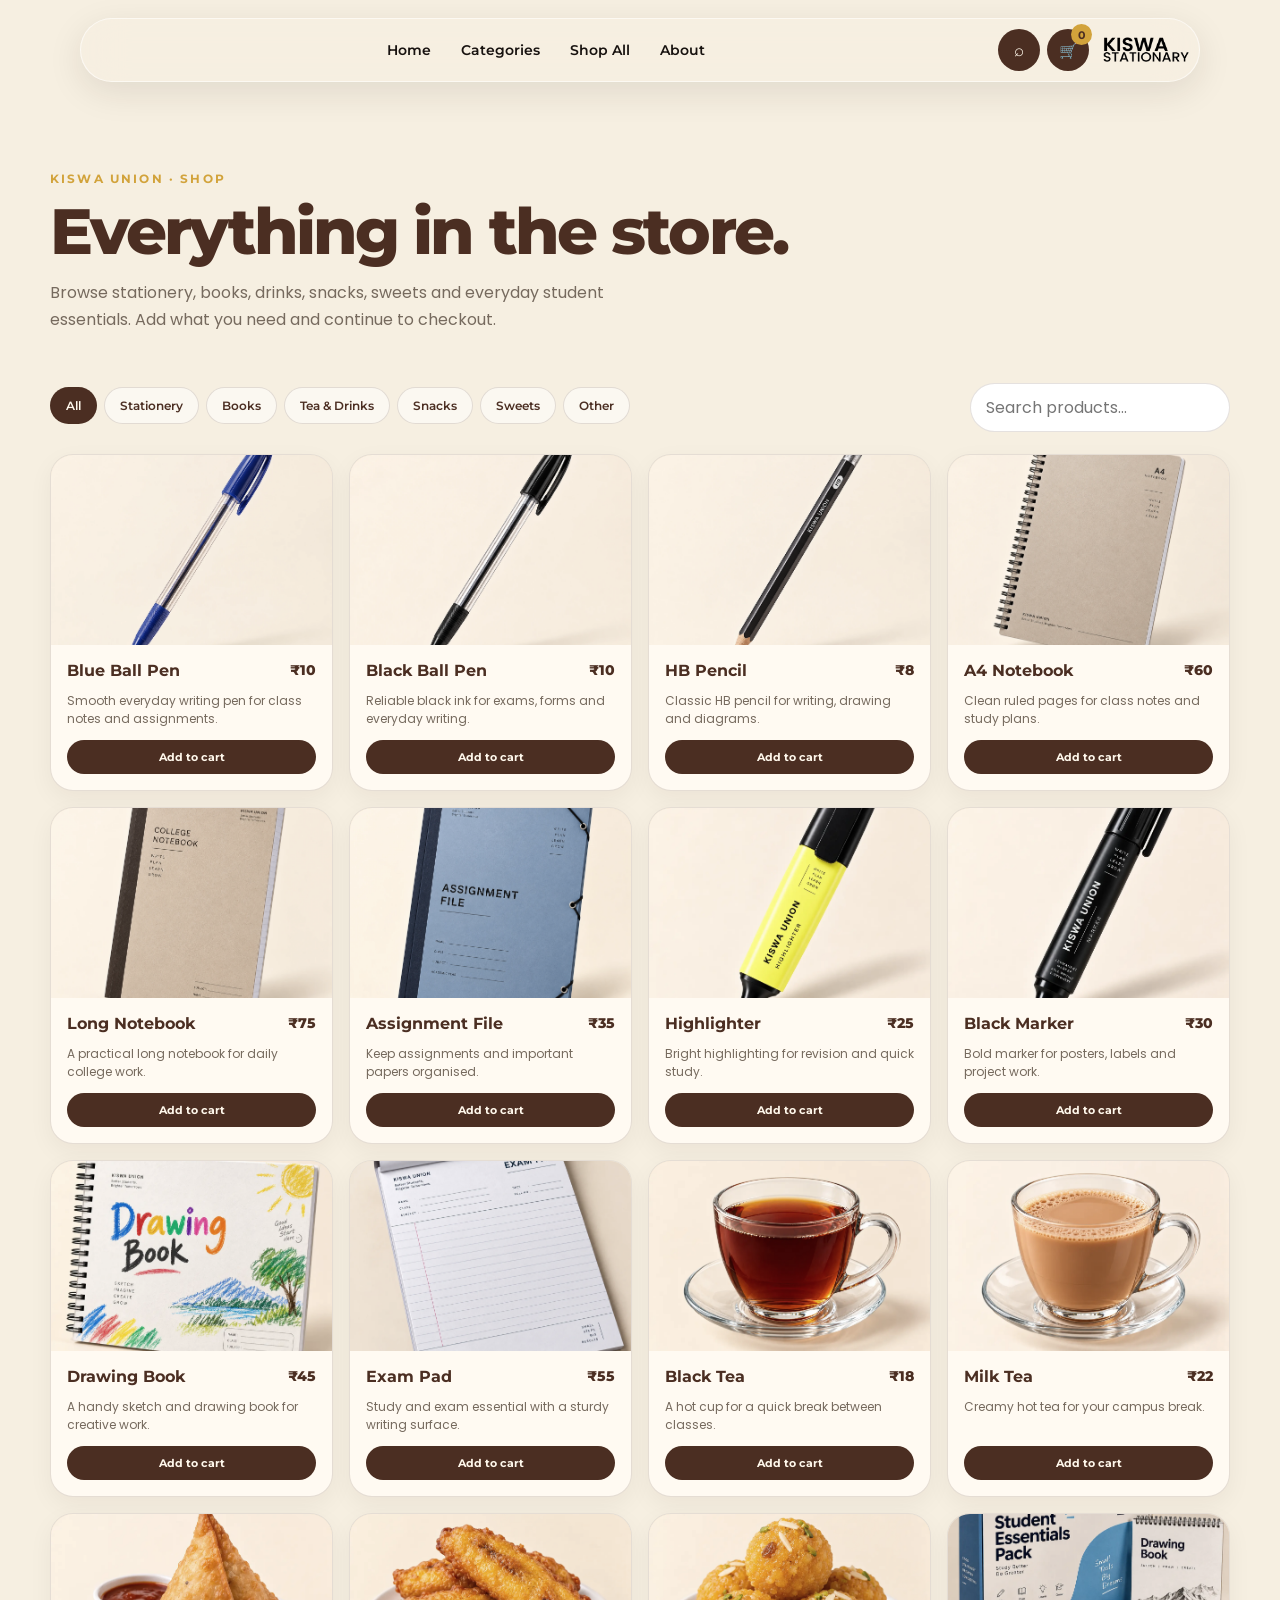
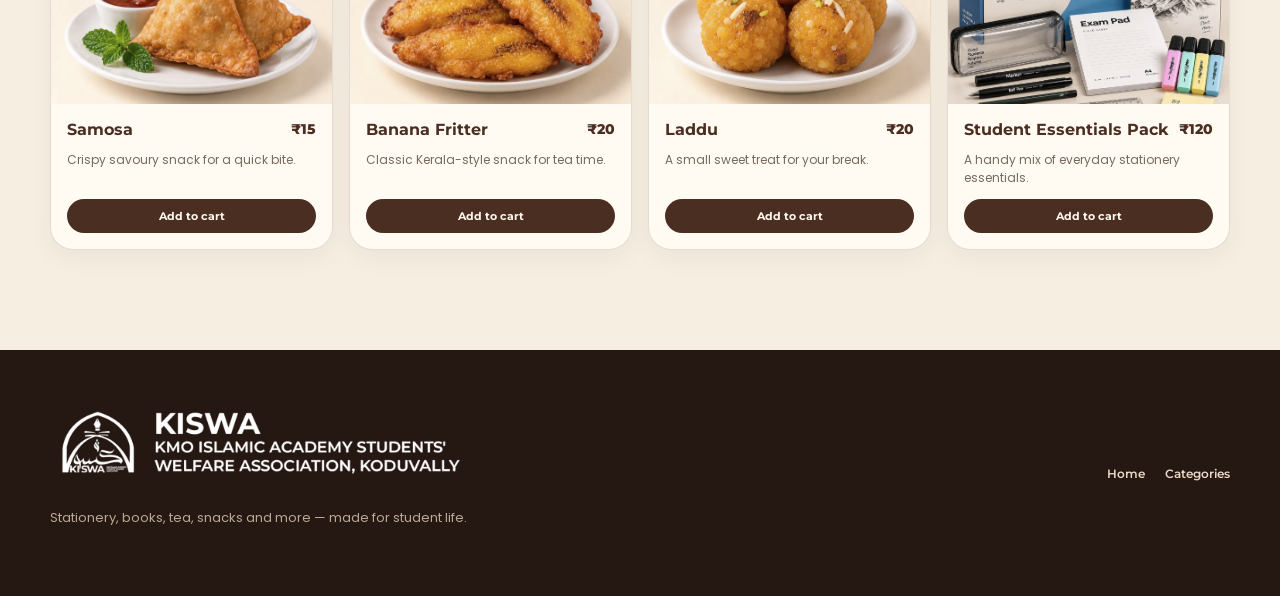
<file: store.html>
<!DOCTYPE html>
<html lang="en">
<head>
  <meta charset="UTF-8">
  <meta name="viewport" content="width=device-width, initial-scale=1.0">

  <link rel="icon" type="image/png" href="assets/images/kiswa on.png">

  <title>Shop All — Kiswa Union</title>

  <link rel="preconnect" href="https://fonts.googleapis.com">
  <link rel="preconnect" href="https://fonts.gstatic.com" crossorigin>

  <link href="https://fonts.googleapis.com/css2?family=Montserrat:wght@500;600;700;800&family=Poppins:wght@400;500;600;700&display=swap" rel="stylesheet">

  <link rel="stylesheet" href="style.css">
</head>

<body>

<header class="site-header">

  <a class="brand" href="index.html" aria-label="Kiswa Union">
    <img src="assets/logo.png" alt="Kiswa Union">
  </a>

  <nav class="nav-links" id="storeNav">
    <a href="index.html">Home</a>
    <a href="index.html#categories">Categories</a>
    <a href="store.html">Shop All</a>
    <a href="index.html#about">About</a>
  </nav>

  <div class="header-actions">
    <button class="icon-btn" id="storeSearch">⌕</button>

    <button class="icon-btn cart-btn" id="storeCart">
      🛒
      <span id="storeCartCount">0</span>
    </button>

    <button class="menu-toggle" id="storeMenu">☰</button>
  </div>

</header>


<main style="padding-top:120px">

  <section class="section" style="padding-top:45px">

    <span class="kicker">KISWA UNION · SHOP</span>

    <div class="section-head">
      <div>
        <h2>Everything in the store.</h2>

        <p style="max-width:620px;color:var(--muted);line-height:1.7">
          Browse stationery, books, drinks, snacks, sweets and everyday student essentials.
          Add what you need and continue to checkout.
        </p>
      </div>
    </div>


    <div class="menu-toolbar">

      <div class="category-tabs" id="storeTabs">
        <button class="active" data-cat="all">All</button>
        <button data-cat="stationery">Stationery</button>
        <button data-cat="books">Books</button>
        <button data-cat="tea">Tea & Drinks</button>
        <button data-cat="snacks">Snacks</button>
        <button data-cat="sweet">Sweets</button>
        <button data-cat="other">Other</button>
      </div>

      <input
        id="storeSearchInput"
        style="max-width:260px;padding:11px 15px;border:1px solid var(--line);border-radius:999px;background:#fff;outline:none"
        placeholder="Search products..."
      >

    </div>


    <div class="menu-grid" id="storeGrid"></div>

  </section>

</main>


<footer class="footer">

  <div class="footer-brand">

    <img src="assets/kiswa logo.png" alt="Kiswa Union">

    <p>
      Stationery, books, tea, snacks and more — made for student life.
    </p>

  </div>

  <div class="footer-links">
    <a href="index.html">Home</a>
    <a href="index.html#categories">Categories</a>
  </div>

</footer>


<script>

const DEFAULT_PRODUCTS = [

  {
    id: 1,
    name: "Blue Ball Pen",
    cat: "stationery",
    price: 10,
    desc: "Smooth everyday writing pen for class notes and assignments.",
    img: "assets/images/Blue Ball Pen.webp"
  },

  {
    id: 2,
    name: "Black Ball Pen",
    cat: "stationery",
    price: 10,
    desc: "Reliable black ink for exams, forms and everyday writing.",
    img: "assets/images/Black Ball Pen.webp"
  },

  {
    id: 3,
    name: "HB Pencil",
    cat: "stationery",
    price: 8,
    desc: "Classic HB pencil for writing, drawing and diagrams.",
    img: "assets/images/HB Pencil.webp"
  },

  {
    id: 4,
    name: "A4 Notebook",
    cat: "books",
    price: 60,
    desc: "Clean ruled pages for class notes and study plans.",
    img: "assets/images/A4 Notebook.webp"
  },

  {
    id: 5,
    name: "Long Notebook",
    cat: "books",
    price: 75,
    desc: "A practical long notebook for daily college work.",
    img: "assets/images/Long Notebook.webp"
  },

  {
    id: 6,
    name: "Assignment File",
    cat: "stationery",
    price: 35,
    desc: "Keep assignments and important papers organised.",
    img: "assets/images/Assignment File.webp"
  },

  {
    id: 7,
    name: "Highlighter",
    cat: "stationery",
    price: 25,
    desc: "Bright highlighting for revision and quick study.",
    img: "assets/images/Highlighter.webp"
  },

  {
    id: 8,
    name: "Black Marker",
    cat: "stationery",
    price: 30,
    desc: "Bold marker for posters, labels and project work.",
    img: "assets/images/Black Marker.webp"
  },

  {
    id: 9,
    name: "Drawing Book",
    cat: "books",
    price: 45,
    desc: "A handy sketch and drawing book for creative work.",
    img: "assets/images/Drawing Book.webp"
  },

  {
    id: 10,
    name: "Exam Pad",
    cat: "stationery",
    price: 55,
    desc: "Study and exam essential with a sturdy writing surface.",
    img: "assets/images/Exam Pad.webp"
  },

  {
    id: 11,
    name: "Black Tea",
    cat: "tea",
    price: 18,
    desc: "A hot cup for a quick break between classes.",
    img: "assets/images/Black Tea.webp"
  },

  {
    id: 12,
    name: "Milk Tea",
    cat: "tea",
    price: 22,
    desc: "Creamy hot tea for your campus break.",
    img: "assets/images/Milk Tea.webp"
  },

  {
    id: 13,
    name: "Samosa",
    cat: "snacks",
    price: 15,
    desc: "Crispy savoury snack for a quick bite.",
    img: "assets/images/Samosa.webp"
  },

  {
    id: 14,
    name: "Banana Fritter",
    cat: "snacks",
    price: 20,
    desc: "Classic Kerala-style snack for tea time.",
    img: "assets/images/Banana Fry.webp"
  },

  {
    id: 15,
    name: "Laddu",
    cat: "sweet",
    price: 20,
    desc: "A small sweet treat for your break.",
    img: "assets/images/Laddu.webp"
  },

  {
    id: 16,
    name: "Student Essentials Pack",
    cat: "other",
    price: 120,
    desc: "A handy mix of everyday stationery essentials.",
    img: "assets/images/Student Essentials Pack.webp"
  }

];


// Load saved products if they exist.
// If old saved products contain the previous hero image,
// automatically replace them with the correct product images.

const savedProducts =
  JSON.parse(localStorage.getItem("kiswaUnionProducts") || "null");

const products = savedProducts
  ? DEFAULT_PRODUCTS.map(defaultProduct => {

      const saved = savedProducts.find(
        p => Number(p.id) === Number(defaultProduct.id)
      );

      if (!saved) return defaultProduct;

      return {
        ...defaultProduct,
        ...saved,
        img:
          !saved.img ||
          saved.img.includes("kiswa-hero") ||
          saved.img.includes("kiswa-hero.png")
            ? defaultProduct.img
            : saved.img
      };

    })
  : DEFAULT_PRODUCTS;


let cat =
  new URLSearchParams(location.search).get("cat") || "all";


const grid =
  document.querySelector("#storeGrid");


function money(n) {
  return "₹" + Number(n).toLocaleString("en-IN");
}


function render() {

  const q =
    (document.querySelector("#storeSearchInput").value || "")
      .toLowerCase();

  const list =
    products.filter(p =>
      (cat === "all" || p.cat === cat) &&
      (`${p.name} ${p.desc}`)
        .toLowerCase()
        .includes(q)
    );


  grid.innerHTML =
    list.map(p => `

      <article class="menu-card">

        <div class="card-img">

          <img
            src="${p.img}"
            alt="${p.name}"
          >

        </div>


        <div class="card-body">

          <div class="card-top">

            <h3>${p.name}</h3>

            <span class="price">
              ${money(p.price)}
            </span>

          </div>


          <p>
            ${p.desc}
          </p>


          <div class="card-actions">

            <button
              class="add-btn"
              data-add="${p.id}"
            >
              Add to cart
            </button>

          </div>

        </div>

      </article>

    `).join("")


    || '<div class="empty-state">No products found.</div>';

}


grid.addEventListener("click", e => {

  const b =
    e.target.closest("[data-add]");

  if (!b) return;


  const p =
    products.find(
      x => x.id == b.dataset.add
    );

  if (!p) return;


  let cart =
    JSON.parse(
      localStorage.getItem("kiswaUnionCart") || "[]"
    );


  const i =
    cart.find(x => x.id === p.id);


  if (i) {

    i.qty++;

  } else {

    cart.push({
      ...p,
      qty: 1
    });

  }


  localStorage.setItem(
    "kiswaUnionCart",
    JSON.stringify(cart)
  );


  updateCount();


  b.textContent = "Added ✓";


  setTimeout(
    () => b.textContent = "Add to cart",
    900
  );

});


function updateCount() {

  const c =
    JSON.parse(
      localStorage.getItem("kiswaUnionCart") || "[]"
    )
    .reduce(
      (s, i) => s + i.qty,
      0
    );


  document.querySelector(
    "#storeCartCount"
  ).textContent = c;

}


document
  .querySelector("#storeSearchInput")
  .addEventListener(
    "input",
    render
  );


document
  .querySelector("#storeTabs")
  .addEventListener("click", e => {

    const b =
      e.target.closest("[data-cat]");

    if (!b) return;


    cat = b.dataset.cat;


    document
      .querySelectorAll("#storeTabs button")
      .forEach(x =>
        x.classList.toggle(
          "active",
          x === b
        )
      );


    render();

  });


document.querySelector("#storeCart").onclick =
  () => location.href = "index.html#cart";


document.querySelector("#storeMenu").onclick =
  () =>
    document
      .querySelector("#storeNav")
      .classList.toggle("show");


window.addEventListener("scroll", () =>
  document
    .querySelector(".site-header")
    .classList.toggle(
      "scrolled",
      scrollY > 50
    )
);


updateCount();
render();

</script>

</body>
</html>
</file>
<file: style.css>
@import url('https://fonts.googleapis.com/css2?family=Montserrat:wght@500;600;700;800&family=Poppins:wght@400;500;600;700&display=swap');
:root{--bg:#f6efe1;--paper:#fffaf2;--ink:#17120f;--muted:#766a5e;--brown:#4b2e22;--brown2:#251711;--gold:#d2a33b;--green:#63705a;--line:rgba(75,46,34,.14);--shadow:0 24px 70px rgba(45,28,20,.13);--radius:28px}
*{box-sizing:border-box}html{scroll-behavior:smooth}body{margin:0;background:var(--bg);color:var(--ink);font-family:Poppins,Arial,sans-serif;overflow-x:hidden}body.locked{overflow:hidden}img{max-width:100%;display:block}button,a,input,select,textarea{font:inherit}button,a{cursor:pointer;-webkit-tap-highlight-color:transparent}a{text-decoration:none;color:inherit}button{border:0}.malli{font-family:Poppins,sans-serif}.loader{position:fixed;inset:0;z-index:9999;background:var(--brown2);color:#fff7e7;display:grid;place-items:center;align-content:center;gap:13px;transition:.6s}.loader.hide{opacity:0;visibility:hidden}.loader-mark{font-family:Montserrat;font-weight:800;font-size:46px;letter-spacing:-3px}.loader-line{width:100px;height:3px;background:var(--gold);border-radius:20px}.loader p{font-family:Montserrat;font-weight:600;margin:0}
.site-header{position:fixed;z-index:50;top:18px;left:50%;transform:translateX(-50%);width:min(1120px,calc(100% - 36px));display:flex;align-items:center;gap:14px;padding:7px 10px 7px 16px;background:rgba(247,239,225,.60);border:1px solid rgba(255,255,255,.58);backdrop-filter:blur(22px);-webkit-backdrop-filter:blur(22px);border-radius:999px;box-shadow:0 10px 35px rgba(40,25,17,.10);transition:.35s ease}.site-header.scrolled{top:9px;width:min(970px,calc(100% - 56px));padding:5px 8px 5px 13px;background:rgba(247,239,225,.42);box-shadow:0 7px 26px rgba(40,25,17,.08)}.brand{width:86px;flex:0 0 86px;order:3;margin-left:auto}.brand img{width:100%;height:48px;object-fit:contain}.site-header.scrolled .brand{width:72px;flex-basis:72px}.site-header.scrolled .brand img{height:40px}.nav-links{display:flex;align-items:center;justify-content:center;gap:2px;flex:1;order:1;margin-left:10px}.nav-links a{padding:9px 14px;border-radius:999px;font-family:Montserrat;font-size:14px;font-weight:600;white-space:nowrap;transition:.25s}.nav-links a:hover{background:rgba(75,46,34,.10)}.site-header.scrolled .nav-links a{padding:7px 12px;font-size:13px}.header-actions{display:flex;align-items:center;gap:7px;order:2;flex:0 0 auto}.icon-btn,.menu-toggle{width:42px;height:42px;border-radius:50%;display:grid;place-items:center;background:var(--brown);color:#fff8eb;font-size:17px;position:relative}.cart-btn{font-size:15px}.cart-btn span{position:absolute;right:-3px;top:-5px;width:21px;height:21px;border-radius:50%;display:grid;place-items:center;background:var(--gold);color:var(--brown);font:700 11px Montserrat}.menu-toggle{display:none;background:rgba(75,46,34,.12);color:var(--brown)}
.hero{min-height:780px;position:relative;display:grid;align-items:end;overflow:hidden}.hero-image{position:absolute;inset:0;background:url('assets/images/kiswa-hero.png') center/cover no-repeat;transform:scale(1.02)}.hero-overlay{position:absolute;inset:0;background:linear-gradient(90deg,rgba(18,10,7,.83) 0%,rgba(18,10,7,.56) 42%,rgba(18,10,7,.16) 78%),linear-gradient(0deg,rgba(18,10,7,.48),transparent 45%)}.hero-content{position:relative;z-index:2;width:min(1180px,calc(100% - 40px));margin:0 auto;padding:180px 0 110px;color:white}.eyebrow,.kicker{font:700 12px Montserrat;letter-spacing:.18em;text-transform:uppercase;color:var(--gold)}.hero h1{font:800 clamp(52px,7.5vw,104px)/.93 Montserrat;margin:18px 0 25px;letter-spacing:-.055em}.hero h1 span{color:#f1dca8}.hero p{max-width:650px;font-size:clamp(17px,2vw,22px);line-height:1.65;color:#f7ead8;margin:0 0 30px}.hero-actions{display:flex;gap:12px;flex-wrap:wrap}.btn{display:inline-flex;align-items:center;justify-content:center;min-height:50px;padding:13px 22px;border-radius:999px;font-family:Montserrat;font-weight:700;font-size:14px;transition:.25s}.btn:hover{transform:translateY(-3px)}.btn-primary{background:var(--gold);color:var(--brown);box-shadow:0 12px 30px rgba(210,163,59,.22)}.btn-glass{border:1px solid rgba(255,255,255,.45);background:rgba(255,255,255,.08);color:white;backdrop-filter:blur(10px)}.btn-dark{background:var(--brown);color:#fff8ec}.hero-mini{margin-top:22px;font-size:13px;color:#eadbc6}.hero-mini span{color:#88a07c}.hero-card{position:absolute;z-index:2;right:6%;bottom:80px;width:180px;padding:18px;border:1px solid rgba(255,255,255,.35);background:rgba(30,18,12,.28);backdrop-filter:blur(12px);border-radius:20px;color:#fff;transform:rotate(3deg)}.hero-card b{display:block;font:700 22px Montserrat}.hero-card span{display:block;font:500 14px Poppins}.hero-card small{display:block;margin-top:12px;color:#e2bd68;font:700 10px Montserrat;letter-spacing:.14em;text-transform:uppercase}
.trust-strip{width:min(1120px,calc(100% - 40px));margin:-1px auto 0;background:var(--paper);padding:24px 32px;display:grid;grid-template-columns:repeat(4,1fr);gap:18px;border-radius:26px 26px 0 0;position:relative;z-index:5;box-shadow:0 -15px 45px rgba(45,28,20,.08)}.trust-strip div{display:flex;gap:12px;align-items:center}.trust-strip strong{font:700 12px Montserrat;color:var(--gold)}.trust-strip span{font-size:14px;font-weight:600}
.section{width:min(1180px,calc(100% - 40px));margin:auto;padding:100px 0}.section-head{display:flex;justify-content:space-between;align-items:end;gap:30px;margin-bottom:34px}.section-head h2,.story-copy h2,.offer-card h2,.visit-card h2{font:800 clamp(40px,5vw,68px)/.98 Montserrat;letter-spacing:-.045em;margin:10px 0 0;color:var(--brown)}.text-link{font:700 13px Montserrat;border-bottom:1px solid var(--brown);padding-bottom:7px}.category-grid{display:grid;grid-template-columns:1.4fr 1fr 1fr;grid-template-rows:1fr 1fr;gap:16px}.category-card{position:relative;min-height:220px;border:1px solid var(--line);border-radius:25px;padding:26px;background:linear-gradient(135deg,#fffaf2,#efe1c8);overflow:hidden;display:flex;flex-direction:column;justify-content:space-between;transition:.3s}.category-card:hover{transform:translateY(-5px);box-shadow:var(--shadow)}.category-large{grid-row:span 2;background:linear-gradient(145deg,#4b2e22,#291a13);color:#fff7e8}.category-icon{font-size:34px}.category-card small{font:700 10px Montserrat;letter-spacing:.15em;color:var(--gold)}.category-card h3{font:700 25px Montserrat;margin:7px 0}.category-card p{font-size:14px;line-height:1.55;color:var(--muted);max-width:330px}.category-large p{color:#dfd0bc}.category-card>b{position:absolute;right:24px;bottom:22px;font-size:24px;color:var(--gold)}
.featured-section{padding-top:30px}.menu-toolbar{display:flex;justify-content:space-between;gap:18px;align-items:center;margin-bottom:22px}.category-tabs{display:flex;gap:7px;overflow:auto;padding-bottom:4px}.category-tabs button,.filter-fav{background:rgba(255,255,255,.55);border:1px solid var(--line);padding:10px 15px;border-radius:999px;white-space:nowrap;font:600 12px Montserrat;color:var(--brown)}.category-tabs button.active,.category-tabs button:hover,.filter-fav.active{background:var(--brown);color:#fff8ec}.menu-grid{display:grid;grid-template-columns:repeat(4,1fr);gap:16px}.menu-card{background:var(--paper);border:1px solid var(--line);border-radius:23px;overflow:hidden;box-shadow:0 8px 25px rgba(45,28,20,.05);transition:.3s}.menu-card:hover{transform:translateY(-5px);box-shadow:var(--shadow)}.card-img{height:190px;position:relative;overflow:hidden;background:#eadbc1}.card-img img{width:100%;height:100%;object-fit:cover;filter:saturate(.78)}.fav-btn{position:absolute;right:10px;top:10px;width:36px;height:36px;border-radius:50%;background:rgba(255,250,242,.9);font-size:18px;color:var(--brown)}.fav-btn.active{background:var(--gold)}.card-body{padding:16px}.card-top{display:flex;justify-content:space-between;gap:8px;align-items:start}.card-body h3{font:700 16px Montserrat;margin:0;color:var(--brown)}.price{font:800 14px Montserrat;color:var(--brown);white-space:nowrap}.card-body p{font-size:12px;line-height:1.5;color:var(--muted);min-height:36px}.card-actions{display:flex;gap:7px}.add-btn{flex:1;background:var(--brown);color:#fff8ec;border-radius:999px;padding:10px;font:700 11px Montserrat}.info-btn{width:36px;border:1px solid var(--line);border-radius:50%;background:transparent;color:var(--brown)}.hidden-action{display:none}
.story-section{width:min(1180px,calc(100% - 40px));margin:0 auto 100px;display:grid;grid-template-columns:1fr 1fr;background:#e8dcc8;border-radius:32px;overflow:hidden}.story-image{min-height:540px}.story-image img{width:100%;height:100%;object-fit:cover}.story-copy{padding:70px 65px;display:flex;flex-direction:column;justify-content:center}.story-copy p{color:var(--muted);font-size:16px;line-height:1.8;max-width:540px}.story-points{display:grid;gap:12px;margin:12px 0 25px}.story-points div{display:flex;gap:10px;align-items:center;font:600 14px Montserrat}.story-points span{width:26px;height:26px;border-radius:50%;display:grid;place-items:center;background:var(--gold);color:var(--brown)}
.offer-section{width:min(1180px,calc(100% - 40px));margin:0 auto 100px;display:grid;grid-template-columns:1fr 1fr;border-radius:30px;overflow:hidden;background:var(--brown2)}.offer-card{padding:65px;color:#fff5e5}.offer-card h2{color:#fff5e5}.offer-card p{color:#d5c5b1;max-width:470px;line-height:1.7}.offer-tag{font:700 11px Montserrat;letter-spacing:.15em;color:var(--gold)}.offer-art{min-height:360px;background:linear-gradient(135deg,#b78b42,#e5c680);display:grid;place-items:center}.offer-art{
  position:relative;
  overflow:hidden;
  min-height:100%;
  background:#3b241b;
}

.offer-art img{
  width:100%;
  height:100%;
  display:block;
  object-fit:cover;
  object-position:center;
  transition:transform .6s ease;
}

.offer-art:hover img{
  transform:scale(1.03);
}
.visit-section{width:min(1180px,calc(100% - 40px));margin:0 auto 100px}.visit-card{background:var(--paper);border:1px solid var(--line);border-radius:30px;padding:55px;display:grid;grid-template-columns:1fr 1fr;gap:40px}.visit-card p{color:var(--muted);line-height:1.9}.steps{display:grid;gap:12px;align-content:center}.steps>div{display:grid;grid-template-columns:55px 1fr;column-gap:14px;padding:18px;border:1px solid var(--line);border-radius:18px;background:#f5ecdd}.steps span{grid-row:span 2;color:var(--gold);font:700 12px Montserrat}.steps b{font:700 15px Montserrat}.steps small{color:var(--muted);margin-top:3px}
.footer{background:var(--brown2);color:#f7ead8;padding:55px max(25px,calc((100% - 1180px)/2));display:flex;justify-content:space-between;gap:30px;align-items:center}.footer-brand img{width:100px;height:50px;object-fit:contain}.footer p{max-width:420px;color:#bba996;font-size:13px}.footer-links{display:flex;gap:20px;align-items:center;flex-wrap:wrap}.footer-links a,.footer-links button{background:none;color:#e9dac7;font:600 12px Montserrat}.admin-hidden-trigger{opacity:0;width:1px;height:1px;padding:0;overflow:hidden}
.overlay{position:fixed;inset:0;background:rgba(20,11,7,.5);backdrop-filter:blur(5px);z-index:70;opacity:0;visibility:hidden;transition:.25s}.overlay.show{opacity:1;visibility:visible}.drawer{position:fixed;z-index:80;top:0;right:0;height:100dvh;width:min(480px,100%);background:var(--paper);padding:30px;transform:translateX(105%);transition:.35s;display:flex;flex-direction:column;box-shadow:-20px 0 70px rgba(0,0,0,.2)}.drawer.show{transform:translateX(0)}.drawer-head{display:flex;justify-content:space-between;align-items:start;margin-bottom:22px}.drawer-head h3{font:800 40px Montserrat;color:var(--brown);margin:6px 0}.close-btn,.modal-close{width:40px;height:40px;border-radius:50%;background:var(--brown);color:#fff8ec;font-size:24px;display:grid;place-items:center}.search-input{width:100%;border:1px solid var(--line);background:#fff;border-radius:16px;padding:14px;outline:none}.search-results{overflow:auto;margin-top:18px;display:grid;gap:9px}.search-item{display:flex;justify-content:space-between;gap:10px;padding:13px;background:#fff;border-radius:16px;border:1px solid var(--line);text-align:left}.cart-items{overflow:auto;flex:1;display:grid;align-content:start;gap:10px}.cart-item{display:grid;grid-template-columns:65px 1fr auto;gap:10px;align-items:center;background:#fff;padding:10px;border-radius:17px;border:1px solid var(--line)}.cart-item img{width:65px;height:65px;object-fit:cover;border-radius:13px}.cart-item h4{font:700 14px Montserrat;margin:0;color:var(--brown)}.cart-item p{margin:4px 0;color:var(--muted);font-size:12px}.qty{display:flex;align-items:center;gap:7px}.qty button{width:26px;height:26px;border-radius:50%;background:#f1e6d3;color:var(--brown)}.cart-bottom{border-top:1px solid var(--line);padding-top:16px}.total-row{display:flex;justify-content:space-between;font:700 18px Montserrat}.checkout-btn,.whatsapp-btn{width:100%;padding:14px;border-radius:999px;background:var(--brown);color:#fff8ec;margin-top:9px;font:700 13px Montserrat}.whatsapp-btn{background:#258b55}.modal-wrap{position:fixed;inset:0;z-index:100;display:grid;place-items:center;background:rgba(24,12,7,.6);backdrop-filter:blur(7px);opacity:0;visibility:hidden;padding:18px;transition:.25s}.modal-wrap.show{opacity:1;visibility:visible}.modal{width:min(570px,100%);max-height:91dvh;overflow:auto;background:var(--paper);border-radius:28px;padding:32px;position:relative;box-shadow:var(--shadow)}.modal-close{position:absolute;right:15px;top:15px}.modal h2{font:800 42px/1 Montserrat;color:var(--brown);margin:10px 0 22px}.checkout-help,.payment-note{color:var(--muted);font-size:13px}.student-details-box{display:grid;gap:13px}.modal form{display:grid;gap:13px}.modal label{display:grid;gap:6px;font:600 12px Montserrat;color:var(--brown)}.modal input,.modal select,.modal textarea{width:100%;padding:13px 14px;border:1px solid var(--line);border-radius:13px;background:#fff;outline:none;color:var(--ink);font-family:Poppins}.order-summary-box{background:#f0e3cf;border-radius:17px;padding:15px;display:grid;gap:9px}.order-summary-box>div{display:flex;justify-content:space-between;font-size:13px}.coupon-row{gap:8px}.coupon-row input{flex:1}.coupon-btn{padding:0 15px;border-radius:12px;background:var(--brown);color:white;font-size:12px}.summary-total{border-top:1px solid var(--line);padding-top:10px;font:800 18px Montserrat}.coupon-message{color:var(--green)}.payment-icon,.success-check{width:60px;height:60px;border-radius:50%;background:var(--green);color:white;display:grid;place-items:center;font:800 25px Montserrat;margin-bottom:15px}.fake-payment{display:grid;gap:9px;margin:18px 0}.fake-input{background:#fff;border:1px solid var(--line);padding:14px;border-radius:13px;display:flex;justify-content:space-between;font-size:13px}.upi-qr{display:grid;place-items:center;margin:14px auto}.payment-actions{display:grid;grid-template-columns:1fr 1fr;gap:9px}.payment-actions .checkout-btn{margin:0;text-align:center}.payment-disclaimer,.demo-note{font-size:11px;color:var(--muted);display:block;margin-top:13px}.success-actions{display:grid;gap:9px}.success-check{margin:0}.order-number,.tracking-id{font:700 12px Montserrat;color:var(--muted)}.track{display:grid;grid-template-columns:1fr auto 1fr auto 1fr;align-items:center;margin:25px 0}.track-step{display:grid;justify-items:center;gap:5px;color:#a89b88;text-align:center;font-size:11px}.track-step span{width:30px;height:30px;border-radius:50%;display:grid;place-items:center;background:#e5d8bc}.track-step.done,.track-step.active{color:var(--brown)}.track-step.done span,.track-step.active span{background:var(--gold);color:var(--brown)}.track-line{height:2px;background:#d6c7aa}.tracking-note{margin-top:20px;padding:15px;border-radius:15px;background:#f0e3cf;color:var(--brown);font-size:13px}
.admin-head{display:flex;justify-content:space-between;gap:15px;align-items:start}.admin-stats{display:grid;grid-template-columns:repeat(4,1fr);gap:9px;margin:20px 0}.admin-stat{padding:15px;background:#f0e3cf;border-radius:15px;display:grid;gap:3px}.admin-stat strong{font:800 20px Montserrat;color:var(--brown)}.admin-stat span{font-size:11px;color:var(--muted)}.admin-grid{display:grid;grid-template-columns:.9fr 1.1fr;gap:15px}.admin-card{background:#fff;border:1px solid var(--line);border-radius:18px;padding:18px;margin-top:15px}.admin-card-head{display:flex;justify-content:space-between;align-items:center;gap:10px}.admin-card h3{font:700 16px Montserrat;color:var(--brown)}.admin-product-list,.admin-orders{display:grid;gap:8px;max-height:350px;overflow:auto}.admin-product-row,.admin-order-row{display:grid;grid-template-columns:48px 1fr auto;gap:9px;align-items:center;padding:9px;border:1px solid var(--line);border-radius:13px}.admin-product-row img{width:48px;height:48px;border-radius:10px;object-fit:cover}.admin-product-main{display:grid;gap:3px}.admin-product-main strong{font-size:12px}.admin-product-main small,.admin-order-row small{font-size:10px;color:var(--muted)}.admin-product-actions{display:flex;gap:5px}.admin-product-actions button,.danger-btn{padding:7px 9px;border-radius:9px;background:#eee1ce;font-size:10px}.admin-product-actions .danger,.danger-btn{background:#f2d6d1;color:#8b2e25}.admin-order-row{grid-template-columns:1fr auto}
.empty-state{padding:35px;border:1px dashed var(--line);border-radius:20px;color:var(--muted);text-align:center;grid-column:1/-1}
@media(max-width:950px){.site-header{width:calc(100% - 26px)}.nav-links{margin-left:0}.nav-links a{padding:8px 10px;font-size:12px}.menu-grid{grid-template-columns:repeat(3,1fr)}.category-grid{grid-template-columns:1fr 1fr}.category-large{grid-row:auto;grid-column:span 2}.hero-card{display:none}.story-copy{padding:45px}.admin-grid{grid-template-columns:1fr}}
@media(max-width:700px){.site-header{top:10px;padding:6px 7px}.nav-links{position:absolute;top:62px;left:0;right:0;display:none;flex-direction:column;align-items:stretch;padding:10px;background:rgba(255,250,242,.94);border:1px solid var(--line);border-radius:20px;box-shadow:var(--shadow);margin:0}.nav-links.show{display:flex}.nav-links a{text-align:center;padding:11px}.menu-toggle{display:grid}.brand{width:75px;flex-basis:75px}.brand img{height:42px}.header-actions{margin-left:auto}.hero{min-height:760px}.hero-content{width:calc(100% - 30px);padding-bottom:80px}.hero h1{font-size:54px}.hero p{font-size:15px}.trust-strip{width:calc(100% - 20px);grid-template-columns:1fr 1fr;padding:20px}.section,.story-section,.offer-section,.visit-section{width:calc(100% - 28px)}.section{padding:75px 0}.section-head{align-items:start;flex-direction:column;gap:12px}.category-grid{grid-template-columns:1fr}.category-large{grid-column:auto}.menu-toolbar{align-items:start;flex-direction:column}.menu-grid{grid-template-columns:1fr 1fr}.story-section{grid-template-columns:1fr}.story-image{min-height:300px}.story-copy{padding:35px}.offer-section{grid-template-columns:1fr}.offer-card{padding:40px}.offer-art{min-height:260px}.visit-card{grid-template-columns:1fr;padding:35px}.footer{flex-direction:column;align-items:flex-start}.payment-actions{grid-template-columns:1fr}.admin-stats{grid-template-columns:1fr 1fr}}
@media(max-width:480px){.menu-grid{grid-template-columns:1fr}.hero h1{font-size:47px}.hero-actions .btn{width:100%}.trust-strip{grid-template-columns:1fr}.site-header.scrolled{width:calc(100% - 24px)}.site-header.scrolled .nav-links a{font-size:12px}}
.stationery-card{
  position:relative;
  overflow:hidden;
  background:#3b241b;
}

.stationery-card .category-image{
  position:absolute;
  inset:0;
  width:100%;
  height:100%;
  object-fit:cover;
  object-position:center;
  transition:transform .6s ease;
}

.stationery-card .category-overlay{
  position:absolute;
  inset:0;
  background:linear-gradient(
    180deg,
    rgba(40,22,15,.05) 15%,
    rgba(40,22,15,.35) 50%,
    rgba(40,22,15,.94) 100%
  );
}

.stationery-card:hover .category-image{
  transform:scale(1.05);
}

.stationery-card .category-content,
.stationery-card > b{
  position:relative;
  z-index:2;
}

.footer-brand img {
  width: 190px;
  height: 90px;
  object-fit: contain;
  filter: brightness(0) invert(1);
  transform: scale(2.2);
  transform-origin: left center;
}

.story-image{
  overflow:hidden;
}

.story-image img{
  width:100%;
  height:100%;
  object-fit:cover;
  transition:transform .6s ease;
}

.story-image:hover img{
  transform:scale(1.04);
}


.hero-image{
  transition:transform .7s ease;
}

.hero:hover .hero-image{
  transform:scale(1.04);
}

.heed {
  transition: transform 0.4s ease;
  transform-origin: left center;
}

.heed:hover {
  transform: scale(1.03);
}

.heed:hover {
  transform: scale(1.02);
}


/* ================================
   LARGE ADMIN PANEL
================================ */

.admin-modal {
  width: min(1150px, 96vw);
  max-width: 1150px;
  max-height: 94vh;
  overflow-y: auto;
  padding: 42px;
}

/* Admin header */
.admin-head {
  display: flex;
  align-items: center;
  justify-content: space-between;
  gap: 20px;
  margin-bottom: 25px;
  padding-right: 35px;
}

/* Statistics */
.admin-stats {
  display: grid;
  grid-template-columns: repeat(4, 1fr);
  gap: 14px;
  margin-bottom: 22px;
}

.admin-stat {
  background: #fff;
  border: 1px solid var(--line);
  border-radius: 20px;
  padding: 20px;
  display: grid;
  gap: 5px;
}

.admin-stat strong {
  font-size: 28px;
  color: var(--brown);
}

.admin-stat span {
  color: var(--muted);
  font-size: 14px;
}

/* Product form + product list */
.admin-grid {
  display: grid;
  grid-template-columns: 360px minmax(0, 1fr);
  gap: 20px;
  align-items: start;
}

.admin-card {
  background: rgba(255,255,255,.72);
  border: 1px solid var(--line);
  border-radius: 24px;
  padding: 22px;
  min-width: 0;
}

.admin-card-head {
  display: flex;
  align-items: center;
  justify-content: space-between;
  gap: 12px;
  margin-bottom: 18px;
}

.admin-card-head h3 {
  margin: 0;
  color: var(--brown);
  font-size: 22px;
}

/* PRODUCT LIST */
.admin-product-list {
  display: grid;
  gap: 10px;
  max-height: 560px;
  overflow-y: auto;
  padding-right: 6px;
}

/* scrollbar */
.admin-product-list::-webkit-scrollbar {
  width: 7px;
}

.admin-product-list::-webkit-scrollbar-thumb {
  background: #c9b99a;
  border-radius: 20px;
}

.admin-product-list::-webkit-scrollbar-track {
  background: transparent;
}

/* Each product */
.admin-product-row {
  display: grid;
  grid-template-columns: 65px minmax(0, 1fr) auto;
  align-items: center;
  gap: 12px;
  background: #fff;
  border: 1px solid var(--line);
  border-radius: 17px;
  padding: 10px;
}

.admin-product-row img {
  width: 65px;
  height: 65px;
  object-fit: cover;
  border-radius: 13px;
  background: #eee;
}

.admin-product-main {
  min-width: 0;
}

.admin-product-main strong {
  display: block;
  color: var(--brown);
  font-size: 16px;
  white-space: nowrap;
  overflow: hidden;
  text-overflow: ellipsis;
}

.admin-product-main small {
  display: block;
  color: var(--muted);
  margin-top: 5px;
}

.admin-product-actions {
  display: flex;
  gap: 6px;
}

.admin-product-actions button {
  padding: 9px 12px;
  border-radius: 10px;
  background: #eee2ca;
  color: var(--brown);
  font-size: 13px;
}

.admin-product-actions button.danger {
  background: #f4d8d2;
  color: #8d3328;
}

/* Recent orders */
.admin-orders-card {
  margin-top: 20px;
}

.admin-orders {
  display: grid;
  gap: 10px;
  max-height: 280px;
  overflow-y: auto;
}

.admin-order-row {
  display: flex;
  justify-content: space-between;
  align-items: center;
  gap: 15px;
  background: #fff;
  border: 1px solid var(--line);
  border-radius: 15px;
  padding: 14px 16px;
}

.admin-order-row small {
  display: block;
  color: var(--muted);
  margin-top: 4px;
}

/* Mobile */
@media (max-width: 800px) {
  .admin-modal {
    width: 96vw;
    padding: 25px;
  }

  .admin-grid {
    grid-template-columns: 1fr;
  }

  .admin-stats {
    grid-template-columns: repeat(2, 1fr);
  }

  .admin-product-list {
    max-height: 450px;
  }
}

@media (max-width: 500px) {
  .admin-modal {
    padding: 20px;
  }

  .admin-head {
    align-items: flex-start;
    flex-direction: column;
  }

  .admin-stats {
    grid-template-columns: 1fr 1fr;
  }

  .admin-product-row {
    grid-template-columns: 55px minmax(0, 1fr);
  }

  .admin-product-row img {
    width: 55px;
    height: 55px;
  }

  .admin-product-actions {
    grid-column: 2;
  }
}

.hero-card{
  transform-origin:50% 0%;
  animation: hangingBoard 5s ease-in-out infinite;
  will-change:transform;
}

@keyframes hangingBoard{
  0%{
    transform:rotate(3deg) translateY(0);
  }

  20%{
    transform:rotate(1.2deg) translateY(1px);
  }

  40%{
    transform:rotate(-2.5deg) translateY(3px);
  }

  60%{
    transform:rotate(-1deg) translateY(1px);
  }

  80%{
    transform:rotate(2deg) translateY(2px);
  }

  100%{
    transform:rotate(3deg) translateY(0);
  }
}

/* =========================================================
   KISWA UNION — MOBILE OVERFLOW FIX
   ========================================================= */

html,
body {
  width: 100%;
  max-width: 100%;
  margin: 0;
  padding: 0;
  overflow-x: hidden !important;
}

*,
*::before,
*::after {
  box-sizing: border-box;
}

img,
video,
iframe {
  max-width: 100%;
}

/* ---------- HEADER ---------- */

@media (max-width: 700px) {

  .site-header {
    width: calc(100% - 24px) !important;
    max-width: calc(100% - 24px) !important;
    left: 50% !important;
    right: auto !important;
    transform: translateX(-50%) !important;

    top: 12px !important;
    padding: 7px 9px !important;
    gap: 6px !important;

    border-radius: 999px;
  }

  .brand {
    width: 105px !important;
    flex: 0 0 105px !important;
    order: 3;
  }

  .brand img {
    width: 100% !important;
    height: 48px !important;
    object-fit: contain;
  }

  .nav-links {
    display: none !important;
  }

  .nav-links.show {
    display: flex !important;
    position: absolute !important;
    top: 64px !important;
    left: 0 !important;
    right: 0 !important;

    width: 100% !important;
    max-width: 100% !important;

    padding: 12px !important;
    gap: 5px !important;

    border-radius: 22px;
    background: var(--paper);
    box-shadow: var(--shadow);

    flex-direction: column;
  }

  .header-actions {
    display: flex !important;
    align-items: center;
    gap: 6px !important;
    margin-left: auto !important;
    order: 1;
  }

  .icon-btn,
  .menu-toggle {
    width: 43px !important;
    height: 43px !important;
    min-width: 43px !important;
    flex: 0 0 43px !important;
  }

  .menu-toggle {
    display: grid !important;
  }

  /* ---------- HERO ---------- */

  .hero {
    width: 100% !important;
    max-width: 100% !important;
    min-height: 760px !important;
    height: 100svh !important;
    max-height: none !important;
    overflow: hidden !important;
  }

  .hero-image,
  .hero-overlay {
    position: absolute !important;
    inset: 0 !important;

    width: 100% !important;
    height: 100% !important;
    max-width: 100% !important;
  }

  .hero-image {
    transform: none !important;
    background-position: center center !important;
  }

  .hero-content {
    position: absolute !important;
    z-index: 3;

    left: 22px !important;
    right: 22px !important;
    top: auto !important;
    bottom: 75px !important;

    width: auto !important;
    max-width: none !important;

    transform: none !important;
  }

  .hero-content .eyebrow {
    font-size: 12px !important;
    letter-spacing: 2px !important;
  }

  .hero-content h1 {
    font-size: clamp(48px, 14vw, 64px) !important;
    line-height: .88 !important;
    letter-spacing: -2px !important;

    margin: 14px 0 20px !important;

    max-width: 100% !important;
    word-break: normal !important;
  }

  .hero-content p {
    font-size: 16px !important;
    line-height: 1.45 !important;

    max-width: 100% !important;
    margin-bottom: 22px !important;
  }

  .hero-actions {
    display: flex !important;
    flex-direction: column !important;
    align-items: stretch !important;
    gap: 9px !important;

    width: 100% !important;
  }

  .hero-actions .btn {
    width: 100% !important;
    max-width: 100% !important;
    min-height: 52px !important;
    padding: 13px 18px !important;
  }

  .hero-mini {
    margin-top: 17px !important;
    font-size: 12px !important;
    line-height: 1.4 !important;
  }

  .hero-card {
    display: none !important;
  }

  /* ---------- SECTIONS ---------- */

  .section,
  .menu-section,
  .story-section,
  .offer-section,
  .visit-section {
    width: calc(100% - 28px) !important;
    max-width: calc(100% - 28px) !important;
    margin-left: auto !important;
    margin-right: auto !important;
  }

  .section {
    padding: 70px 0 !important;
  }

  .section-head {
    display: flex !important;
    flex-direction: column !important;
    align-items: flex-start !important;
    gap: 12px !important;
  }

  .section-head h2,
  .story-copy h2,
  .visit-card h2,
  .offer-card h2 {
    font-size: clamp(38px, 11vw, 54px) !important;
    line-height: .95 !important;
  }

  /* ---------- TRUST STRIP ---------- */

  .trust-strip,
  .feature-strip {
    width: 100% !important;
    max-width: 100% !important;

    grid-template-columns: 1fr 1fr !important;

    padding: 20px 16px !important;
    gap: 12px !important;
  }

  /* ---------- CATEGORY ---------- */

  .category-grid {
    width: 100% !important;
    max-width: 100% !important;
    grid-template-columns: 1fr !important;
  }

  .category-card {
    min-width: 0 !important;
    width: 100% !important;
  }

  /* ---------- PRODUCT FILTER ---------- */

  .menu-toolbar {
    width: 100% !important;
    max-width: 100% !important;

    display: flex !important;
    flex-direction: column !important;
    align-items: stretch !important;
  }

  .category-tabs {
    width: 100% !important;
    max-width: 100% !important;

    overflow-x: auto !important;
    overflow-y: hidden !important;

    display: flex !important;
    flex-wrap: nowrap !important;

    padding-bottom: 7px !important;

    scrollbar-width: none;
  }

  .category-tabs::-webkit-scrollbar {
    display: none;
  }

  .category-tabs button {
    flex: 0 0 auto !important;
    white-space: nowrap !important;
  }

  .filter-fav {
    align-self: flex-start !important;
  }

  /* ---------- PRODUCT GRID ---------- */

  .menu-grid {
    width: 100% !important;
    max-width: 100% !important;

    grid-template-columns: 1fr !important;
    gap: 16px !important;
  }

  .menu-card {
    width: 100% !important;
    max-width: 100% !important;
    min-width: 0 !important;
  }

  .card-img {
    height: 220px !important;
  }

  .card-body {
    padding: 18px !important;
  }

  .card-body h3 {
    font-size: 22px !important;
  }

  .card-body p {
    font-size: 14px !important;
  }

  /* ---------- STORY ---------- */

  .story-section {
    display: grid !important;
    grid-template-columns: 1fr !important;
    gap: 30px !important;
  }

  .story-image {
    width: 100% !important;
    min-height: 320px !important;
    max-height: 380px !important;
  }

  .story-copy p {
    font-size: 16px !important;
    line-height: 1.6 !important;
  }

  .story-points strong {
    font-size: 16px !important;
  }

  /* ---------- OFFER ---------- */

  .offer-section {
    display: grid !important;
    grid-template-columns: 1fr !important;
  }

  .offer-card {
    padding: 28px !important;
  }

  .offer-art {
    min-height: 280px !important;
    width: 100% !important;
  }

  .offer-art img {
    width: 100% !important;
    height: 100% !important;
    object-fit: cover !important;
  }

  /* ---------- VISIT ---------- */

  .visit-card {
    display: grid !important;
    grid-template-columns: 1fr !important;
    gap: 30px !important;
    padding: 26px !important;
  }

  .steps {
    width: 100% !important;
  }

  /* ---------- FOOTER ---------- */

  .footer {
    width: 100% !important;
    max-width: 100% !important;

    padding: 45px 22px !important;

    display: flex !important;
    flex-direction: column !important;
    align-items: flex-start !important;
  }

  .footer-brand,
  .footer-links {
    width: 100% !important;
    max-width: 100% !important;
  }

  .footer-links {
    display: flex !important;
    flex-wrap: wrap !important;
    gap: 12px !important;
  }

  /* ---------- DRAWERS ---------- */

  .drawer {
    width: min(100%, 420px) !important;
    max-width: 100% !important;
  }

  .search-drawer,
  .cart-drawer {
    width: 100% !important;
    max-width: 100% !important;
  }

  /* ---------- MODALS ---------- */

  .modal-wrap {
    padding: 12px !important;
  }

  .modal {
    width: 100% !important;
    max-width: 100% !important;
    max-height: 90svh !important;

    padding: 24px 18px !important;
    border-radius: 24px !important;
  }

  /* ---------- FORMS ---------- */

  input,
  select,
  textarea {
    max-width: 100% !important;
  }

  /* ---------- GENERAL ---------- */

  table {
    max-width: 100% !important;
  }

  .toast {
    width: calc(100% - 30px) !important;
    max-width: 420px !important;
    text-align: center !important;
  }
}


/* Extra-small phones */

@media (max-width: 390px) {

  .site-header {
    width: calc(100% - 16px) !important;
    max-width: calc(100% - 16px) !important;
  }

  .brand {
    width: 92px !important;
    flex-basis: 92px !important;
  }

  .brand img {
    height: 43px !important;
  }

  .icon-btn,
  .menu-toggle {
    width: 40px !important;
    height: 40px !important;
    min-width: 40px !important;
    flex-basis: 40px !important;
  }

  .hero-content {
    left: 18px !important;
    right: 18px !important;
  }

  .hero-content h1 {
    font-size: 46px !important;
  }

  .hero-content p {
    font-size: 15px !important;
  }
}

/* FOOTER LOGO — MOBILE FIX */
@media (max-width: 700px) {

  .footer-brand img {
    width: 180px !important;
    height: auto !important;

    max-width: 75vw !important;

    object-fit: contain !important;

    transform: none !important;
    transform-origin: left center !important;

    margin-bottom: 20px;
  }

}
.kiswa-logo {
  width: 90px;
  height: 48px;
  display: flex;
  align-items: center;
  justify-content: center;
  flex-shrink: 0;
}

.kiswa-logo img {
  width: 100%;
  height: 100%;
  object-fit: contain;
}
</file>
